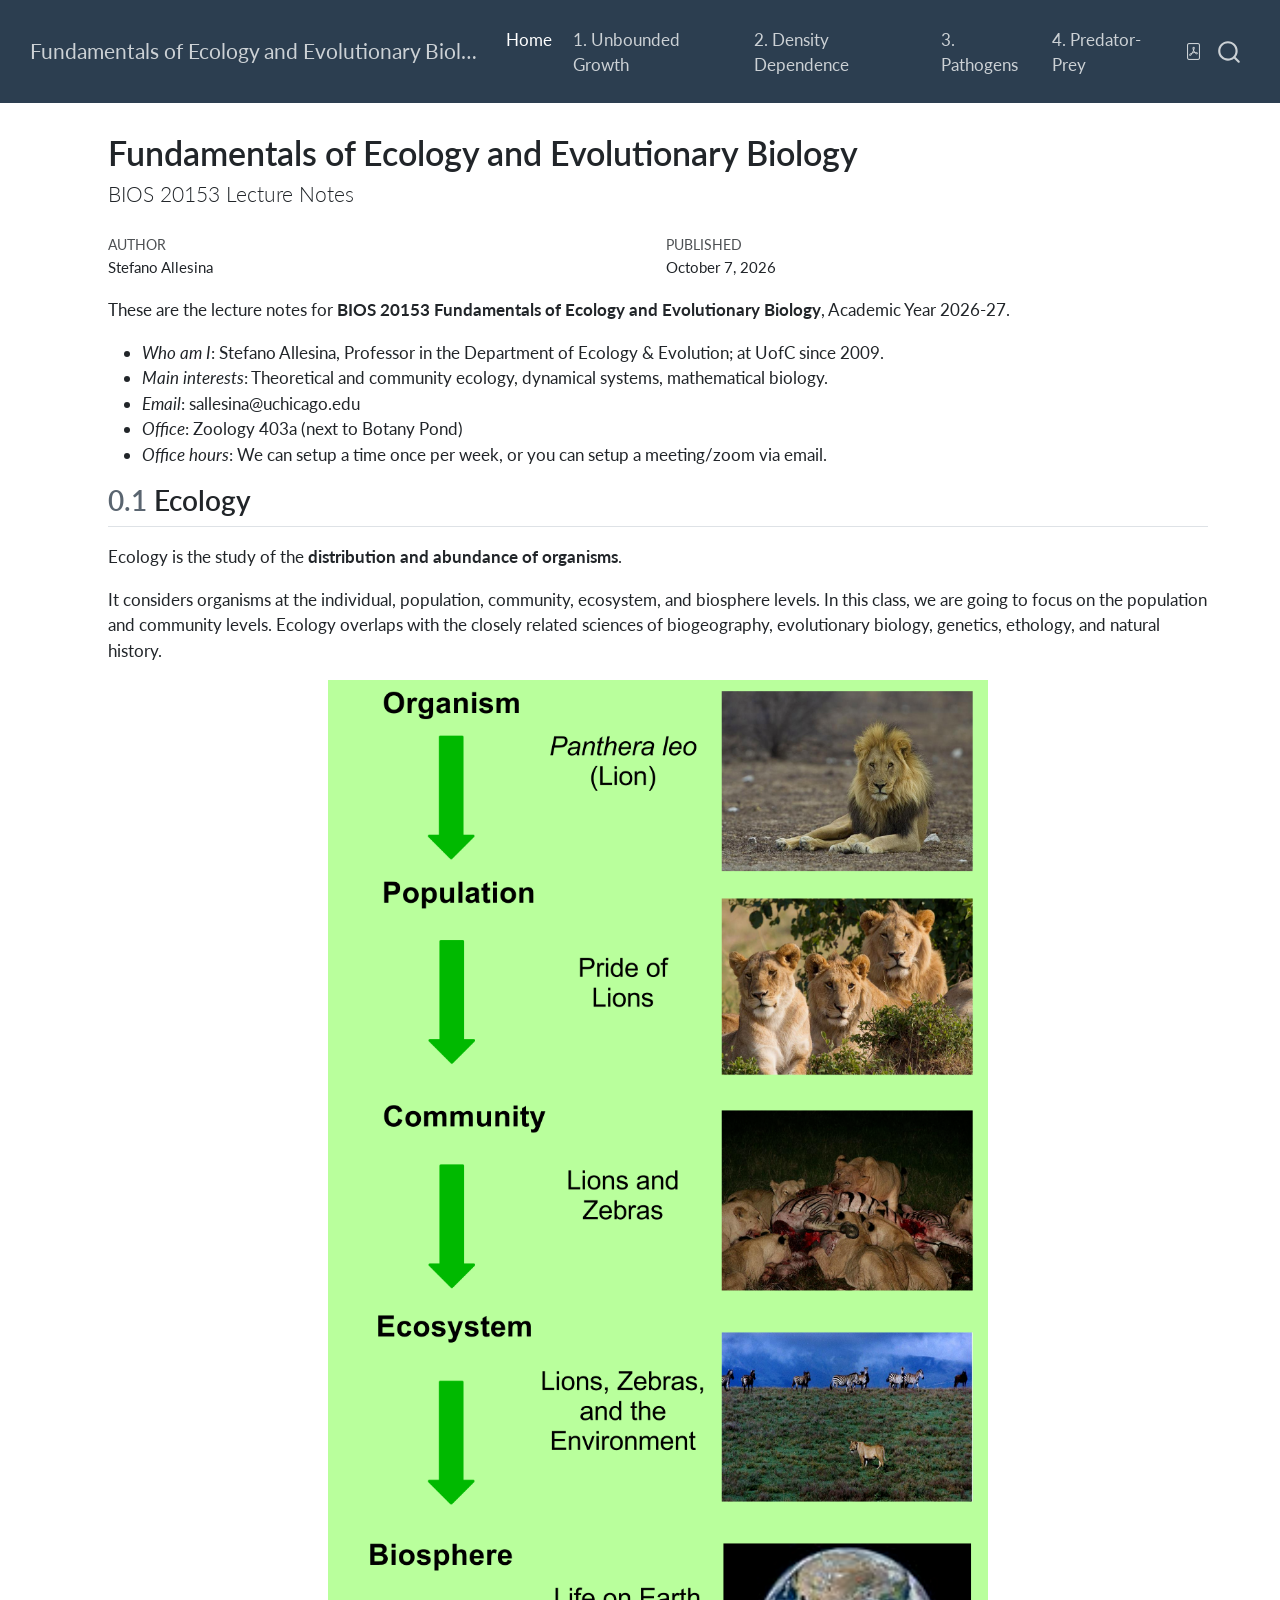
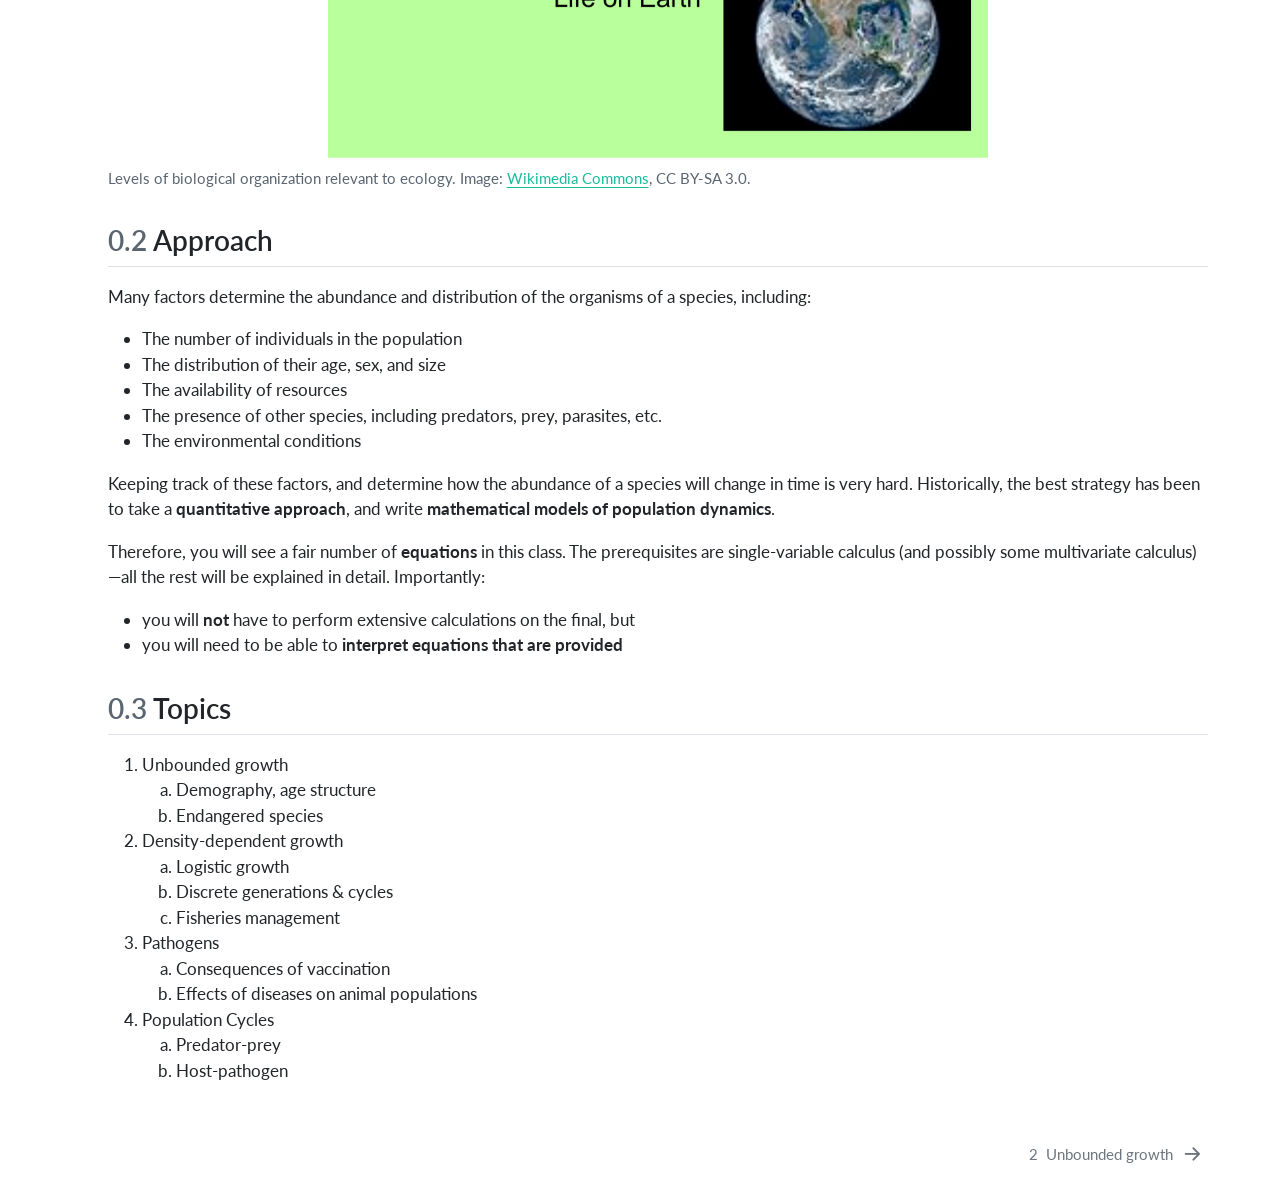
<file: index.html>
<!DOCTYPE html>
<html xmlns="http://www.w3.org/1999/xhtml" lang="en" xml:lang="en"><head>

<meta charset="utf-8">
<meta name="generator" content="quarto-1.6.40">

<meta name="viewport" content="width=device-width, initial-scale=1.0, user-scalable=yes">

<meta name="author" content="Stefano Allesina">
<meta name="dcterms.date" content="2026-10-07">

<title>Fundamentals of Ecology and Evolutionary Biology</title>
<style>
code{white-space: pre-wrap;}
span.smallcaps{font-variant: small-caps;}
div.columns{display: flex; gap: min(4vw, 1.5em);}
div.column{flex: auto; overflow-x: auto;}
div.hanging-indent{margin-left: 1.5em; text-indent: -1.5em;}
ul.task-list{list-style: none;}
ul.task-list li input[type="checkbox"] {
  width: 0.8em;
  margin: 0 0.8em 0.2em -1em; /* quarto-specific, see https://github.com/quarto-dev/quarto-cli/issues/4556 */ 
  vertical-align: middle;
}
</style>


<script src="site_libs/quarto-nav/quarto-nav.js"></script>
<script src="site_libs/quarto-nav/headroom.min.js"></script>
<script src="site_libs/clipboard/clipboard.min.js"></script>
<script src="site_libs/quarto-search/autocomplete.umd.js"></script>
<script src="site_libs/quarto-search/fuse.min.js"></script>
<script src="site_libs/quarto-search/quarto-search.js"></script>
<meta name="quarto:offset" content="./">
<link href="./01-unbounded.html" rel="next">
<script src="site_libs/quarto-html/quarto.js"></script>
<script src="site_libs/quarto-html/popper.min.js"></script>
<script src="site_libs/quarto-html/tippy.umd.min.js"></script>
<script src="site_libs/quarto-html/anchor.min.js"></script>
<link href="site_libs/quarto-html/tippy.css" rel="stylesheet">
<link href="site_libs/quarto-html/quarto-syntax-highlighting-549806ee2085284f45b00abea8c6df48.css" rel="stylesheet" id="quarto-text-highlighting-styles">
<script src="site_libs/bootstrap/bootstrap.min.js"></script>
<link href="site_libs/bootstrap/bootstrap-icons.css" rel="stylesheet">
<link href="site_libs/bootstrap/bootstrap-60dacc932ab7c3b26ca801406fb2925b.min.css" rel="stylesheet" append-hash="true" id="quarto-bootstrap" data-mode="light">
<script id="quarto-search-options" type="application/json">{
  "location": "navbar",
  "copy-button": false,
  "collapse-after": 3,
  "panel-placement": "end",
  "type": "overlay",
  "limit": 50,
  "keyboard-shortcut": [
    "f",
    "/",
    "s"
  ],
  "show-item-context": false,
  "language": {
    "search-no-results-text": "No results",
    "search-matching-documents-text": "matching documents",
    "search-copy-link-title": "Copy link to search",
    "search-hide-matches-text": "Hide additional matches",
    "search-more-match-text": "more match in this document",
    "search-more-matches-text": "more matches in this document",
    "search-clear-button-title": "Clear",
    "search-text-placeholder": "",
    "search-detached-cancel-button-title": "Cancel",
    "search-submit-button-title": "Submit",
    "search-label": "Search"
  }
}</script>


</head>

<body class="nav-sidebar floating nav-fixed fullcontent">

<div id="quarto-search-results"></div>
  <header id="quarto-header" class="headroom fixed-top">
    <nav class="navbar navbar-expand-lg " data-bs-theme="dark">
      <div class="navbar-container container-fluid">
      <div class="navbar-brand-container mx-auto">
    <a class="navbar-brand" href="./index.html">
    <span class="navbar-title">Fundamentals of Ecology and Evolutionary Biology</span>
    </a>
  </div>
            <div id="quarto-search" class="" title="Search"></div>
          <button class="navbar-toggler" type="button" data-bs-toggle="collapse" data-bs-target="#navbarCollapse" aria-controls="navbarCollapse" role="menu" aria-expanded="false" aria-label="Toggle navigation" onclick="if (window.quartoToggleHeadroom) { window.quartoToggleHeadroom(); }">
  <span class="navbar-toggler-icon"></span>
</button>
          <div class="collapse navbar-collapse" id="navbarCollapse">
            <ul class="navbar-nav navbar-nav-scroll me-auto">
  <li class="nav-item">
    <a class="nav-link active" href="./index.html" aria-current="page"> 
<span class="menu-text">Home</span></a>
  </li>  
  <li class="nav-item">
    <a class="nav-link" href="./01-unbounded.html"> 
<span class="menu-text">1. Unbounded Growth</span></a>
  </li>  
  <li class="nav-item">
    <a class="nav-link" href="./02-density_dependence.html"> 
<span class="menu-text">2. Density Dependence</span></a>
  </li>  
  <li class="nav-item">
    <a class="nav-link" href="./03-pathogens.html"> 
<span class="menu-text">3. Pathogens</span></a>
  </li>  
  <li class="nav-item">
    <a class="nav-link" href="./04-predator_prey.html"> 
<span class="menu-text">4. Predator-Prey</span></a>
  </li>  
</ul>
          </div> <!-- /navcollapse -->
            <div class="quarto-navbar-tools">
    <a href="./Fundamentals-of-Ecology-and-Evolutionary-Biology.pdf" title="Download PDF" class="quarto-navigation-tool px-1" aria-label="Download PDF"><i class="bi bi-file-pdf"></i></a>
</div>
      </div> <!-- /container-fluid -->
    </nav>
  <nav class="quarto-secondary-nav">
    <div class="container-fluid d-flex">
      <button type="button" class="quarto-btn-toggle btn" data-bs-toggle="collapse" role="button" data-bs-target=".quarto-sidebar-collapse-item" aria-controls="quarto-sidebar" aria-expanded="false" aria-label="Toggle sidebar navigation" onclick="if (window.quartoToggleHeadroom) { window.quartoToggleHeadroom(); }">
        <i class="bi bi-layout-text-sidebar-reverse"></i>
      </button>
        <nav class="quarto-page-breadcrumbs" aria-label="breadcrumb"><ol class="breadcrumb"><li class="breadcrumb-item"><a href="./index.html"><span class="chapter-number">1</span>&nbsp; <span class="chapter-title">Introduction</span></a></li></ol></nav>
        <a class="flex-grow-1" role="navigation" data-bs-toggle="collapse" data-bs-target=".quarto-sidebar-collapse-item" aria-controls="quarto-sidebar" aria-expanded="false" aria-label="Toggle sidebar navigation" onclick="if (window.quartoToggleHeadroom) { window.quartoToggleHeadroom(); }">      
        </a>
    </div>
  </nav>
</header>
<!-- content -->
<div id="quarto-content" class="quarto-container page-columns page-rows-contents page-layout-article page-navbar">
<!-- sidebar -->
  <nav id="quarto-sidebar" class="sidebar collapse collapse-horizontal quarto-sidebar-collapse-item sidebar-navigation floating overflow-auto">
    <div class="sidebar-menu-container"> 
    <ul class="list-unstyled mt-1">
        <li class="sidebar-item">
  <div class="sidebar-item-container"> 
  <a href="./index.html" class="sidebar-item-text sidebar-link active">
 <span class="menu-text"><span class="chapter-number">1</span>&nbsp; <span class="chapter-title">Introduction</span></span></a>
  </div>
</li>
        <li class="sidebar-item">
  <div class="sidebar-item-container"> 
  <a href="./01-unbounded.html" class="sidebar-item-text sidebar-link">
 <span class="menu-text"><span class="chapter-number">2</span>&nbsp; <span class="chapter-title">Unbounded growth</span></span></a>
  </div>
</li>
        <li class="sidebar-item">
  <div class="sidebar-item-container"> 
  <a href="./02-density_dependence.html" class="sidebar-item-text sidebar-link">
 <span class="menu-text"><span class="chapter-number">3</span>&nbsp; <span class="chapter-title">Density dependence</span></span></a>
  </div>
</li>
        <li class="sidebar-item">
  <div class="sidebar-item-container"> 
  <a href="./03-pathogens.html" class="sidebar-item-text sidebar-link">
 <span class="menu-text"><span class="chapter-number">4</span>&nbsp; <span class="chapter-title">Pathogens</span></span></a>
  </div>
</li>
        <li class="sidebar-item">
  <div class="sidebar-item-container"> 
  <a href="./04-predator_prey.html" class="sidebar-item-text sidebar-link">
 <span class="menu-text"><span class="chapter-number">5</span>&nbsp; <span class="chapter-title">Predator-prey dynamics</span></span></a>
  </div>
</li>
    </ul>
    </div>
</nav>
<div id="quarto-sidebar-glass" class="quarto-sidebar-collapse-item" data-bs-toggle="collapse" data-bs-target=".quarto-sidebar-collapse-item"></div>
<!-- margin-sidebar -->
    
<!-- main -->
<main class="content" id="quarto-document-content">

<header id="title-block-header" class="quarto-title-block default">
<div class="quarto-title">
<h1 class="title">Fundamentals of Ecology and Evolutionary Biology</h1>
<p class="subtitle lead">BIOS 20153 Lecture Notes</p>
</div>



<div class="quarto-title-meta">

    <div>
    <div class="quarto-title-meta-heading">Author</div>
    <div class="quarto-title-meta-contents">
             <p>Stefano Allesina </p>
          </div>
  </div>
    
    <div>
    <div class="quarto-title-meta-heading">Published</div>
    <div class="quarto-title-meta-contents">
      <p class="date">October 7, 2026</p>
    </div>
  </div>
  
    
  </div>
  


</header>


<p>These are the lecture notes for <strong>BIOS 20153 Fundamentals of Ecology and Evolutionary Biology</strong>, Academic Year 2026-27.</p>
<ul>
<li><em>Who am I</em>: Stefano Allesina, Professor in the Department of Ecology &amp; Evolution; at UofC since 2009.</li>
<li><em>Main interests</em>: Theoretical and community ecology, dynamical systems, mathematical biology.</li>
<li><em>Email</em>: sallesina@uchicago.edu</li>
<li><em>Office</em>: Zoology 403a (next to Botany Pond)</li>
<li><em>Office hours</em>: We can setup a time once per week, or you can setup a meeting/zoom via email.</li>
</ul>
<section id="ecology" class="level2" data-number="0.1">
<h2 data-number="0.1" class="anchored" data-anchor-id="ecology"><span class="header-section-number">0.1</span> Ecology</h2>
<p>Ecology is the study of the <strong>distribution and abundance of organisms</strong>.</p>
<p>It considers organisms at the individual, population, community, ecosystem, and biosphere levels. In this class, we are going to focus on the population and community levels. Ecology overlaps with the closely related sciences of biogeography, evolutionary biology, genetics, ethology, and natural history.</p>
<div class="quarto-figure quarto-figure-center">
<figure class="figure">
<p><img src="images/levels_of_organization.png" class="img-fluid figure-img" style="width:60.0%"></p>
<figcaption>Levels of biological organization relevant to ecology. Image: <a href="https://commons.wikimedia.org/wiki/File:Levels_of_Organization.svg">Wikimedia Commons</a>, CC BY-SA 3.0.</figcaption>
</figure>
</div>
</section>
<section id="approach" class="level2" data-number="0.2">
<h2 data-number="0.2" class="anchored" data-anchor-id="approach"><span class="header-section-number">0.2</span> Approach</h2>
<p>Many factors determine the abundance and distribution of the organisms of a species, including:</p>
<ul>
<li>The number of individuals in the population</li>
<li>The distribution of their age, sex, and size</li>
<li>The availability of resources</li>
<li>The presence of other species, including predators, prey, parasites, etc.</li>
<li>The environmental conditions</li>
</ul>
<p>Keeping track of these factors, and determine how the abundance of a species will change in time is very hard. Historically, the best strategy has been to take a <strong>quantitative approach</strong>, and write <strong>mathematical models of population dynamics</strong>.</p>
<p>Therefore, you will see a fair number of <strong>equations</strong> in this class. The prerequisites are single-variable calculus (and possibly some multivariate calculus)—all the rest will be explained in detail. Importantly:</p>
<ul>
<li>you will <strong>not</strong> have to perform extensive calculations on the final, but</li>
<li>you will need to be able to <strong>interpret equations that are provided</strong></li>
</ul>
</section>
<section id="topics" class="level2" data-number="0.3">
<h2 data-number="0.3" class="anchored" data-anchor-id="topics"><span class="header-section-number">0.3</span> Topics</h2>
<ol type="1">
<li>Unbounded growth
<ol type="a">
<li>Demography, age structure</li>
<li>Endangered species</li>
</ol></li>
<li>Density-dependent growth
<ol type="a">
<li>Logistic growth</li>
<li>Discrete generations &amp; cycles</li>
<li>Fisheries management</li>
</ol></li>
<li>Pathogens
<ol type="a">
<li>Consequences of vaccination</li>
<li>Effects of diseases on animal populations</li>
</ol></li>
<li>Population Cycles
<ol type="a">
<li>Predator-prey</li>
<li>Host-pathogen</li>
</ol></li>
</ol>


</section>

</main> <!-- /main -->
<script id="quarto-html-after-body" type="application/javascript">
window.document.addEventListener("DOMContentLoaded", function (event) {
  const toggleBodyColorMode = (bsSheetEl) => {
    const mode = bsSheetEl.getAttribute("data-mode");
    const bodyEl = window.document.querySelector("body");
    if (mode === "dark") {
      bodyEl.classList.add("quarto-dark");
      bodyEl.classList.remove("quarto-light");
    } else {
      bodyEl.classList.add("quarto-light");
      bodyEl.classList.remove("quarto-dark");
    }
  }
  const toggleBodyColorPrimary = () => {
    const bsSheetEl = window.document.querySelector("link#quarto-bootstrap");
    if (bsSheetEl) {
      toggleBodyColorMode(bsSheetEl);
    }
  }
  toggleBodyColorPrimary();  
  const icon = "";
  const anchorJS = new window.AnchorJS();
  anchorJS.options = {
    placement: 'right',
    icon: icon
  };
  anchorJS.add('.anchored');
  const isCodeAnnotation = (el) => {
    for (const clz of el.classList) {
      if (clz.startsWith('code-annotation-')) {                     
        return true;
      }
    }
    return false;
  }
  const onCopySuccess = function(e) {
    // button target
    const button = e.trigger;
    // don't keep focus
    button.blur();
    // flash "checked"
    button.classList.add('code-copy-button-checked');
    var currentTitle = button.getAttribute("title");
    button.setAttribute("title", "Copied!");
    let tooltip;
    if (window.bootstrap) {
      button.setAttribute("data-bs-toggle", "tooltip");
      button.setAttribute("data-bs-placement", "left");
      button.setAttribute("data-bs-title", "Copied!");
      tooltip = new bootstrap.Tooltip(button, 
        { trigger: "manual", 
          customClass: "code-copy-button-tooltip",
          offset: [0, -8]});
      tooltip.show();    
    }
    setTimeout(function() {
      if (tooltip) {
        tooltip.hide();
        button.removeAttribute("data-bs-title");
        button.removeAttribute("data-bs-toggle");
        button.removeAttribute("data-bs-placement");
      }
      button.setAttribute("title", currentTitle);
      button.classList.remove('code-copy-button-checked');
    }, 1000);
    // clear code selection
    e.clearSelection();
  }
  const getTextToCopy = function(trigger) {
      const codeEl = trigger.previousElementSibling.cloneNode(true);
      for (const childEl of codeEl.children) {
        if (isCodeAnnotation(childEl)) {
          childEl.remove();
        }
      }
      return codeEl.innerText;
  }
  const clipboard = new window.ClipboardJS('.code-copy-button:not([data-in-quarto-modal])', {
    text: getTextToCopy
  });
  clipboard.on('success', onCopySuccess);
  if (window.document.getElementById('quarto-embedded-source-code-modal')) {
    const clipboardModal = new window.ClipboardJS('.code-copy-button[data-in-quarto-modal]', {
      text: getTextToCopy,
      container: window.document.getElementById('quarto-embedded-source-code-modal')
    });
    clipboardModal.on('success', onCopySuccess);
  }
    var localhostRegex = new RegExp(/^(?:http|https):\/\/localhost\:?[0-9]*\//);
    var mailtoRegex = new RegExp(/^mailto:/);
      var filterRegex = new RegExp('/' + window.location.host + '/');
    var isInternal = (href) => {
        return filterRegex.test(href) || localhostRegex.test(href) || mailtoRegex.test(href);
    }
    // Inspect non-navigation links and adorn them if external
 	var links = window.document.querySelectorAll('a[href]:not(.nav-link):not(.navbar-brand):not(.toc-action):not(.sidebar-link):not(.sidebar-item-toggle):not(.pagination-link):not(.no-external):not([aria-hidden]):not(.dropdown-item):not(.quarto-navigation-tool):not(.about-link)');
    for (var i=0; i<links.length; i++) {
      const link = links[i];
      if (!isInternal(link.href)) {
        // undo the damage that might have been done by quarto-nav.js in the case of
        // links that we want to consider external
        if (link.dataset.originalHref !== undefined) {
          link.href = link.dataset.originalHref;
        }
      }
    }
  function tippyHover(el, contentFn, onTriggerFn, onUntriggerFn) {
    const config = {
      allowHTML: true,
      maxWidth: 500,
      delay: 100,
      arrow: false,
      appendTo: function(el) {
          return el.parentElement;
      },
      interactive: true,
      interactiveBorder: 10,
      theme: 'quarto',
      placement: 'bottom-start',
    };
    if (contentFn) {
      config.content = contentFn;
    }
    if (onTriggerFn) {
      config.onTrigger = onTriggerFn;
    }
    if (onUntriggerFn) {
      config.onUntrigger = onUntriggerFn;
    }
    window.tippy(el, config); 
  }
  const noterefs = window.document.querySelectorAll('a[role="doc-noteref"]');
  for (var i=0; i<noterefs.length; i++) {
    const ref = noterefs[i];
    tippyHover(ref, function() {
      // use id or data attribute instead here
      let href = ref.getAttribute('data-footnote-href') || ref.getAttribute('href');
      try { href = new URL(href).hash; } catch {}
      const id = href.replace(/^#\/?/, "");
      const note = window.document.getElementById(id);
      if (note) {
        return note.innerHTML;
      } else {
        return "";
      }
    });
  }
  const xrefs = window.document.querySelectorAll('a.quarto-xref');
  const processXRef = (id, note) => {
    // Strip column container classes
    const stripColumnClz = (el) => {
      el.classList.remove("page-full", "page-columns");
      if (el.children) {
        for (const child of el.children) {
          stripColumnClz(child);
        }
      }
    }
    stripColumnClz(note)
    if (id === null || id.startsWith('sec-')) {
      // Special case sections, only their first couple elements
      const container = document.createElement("div");
      if (note.children && note.children.length > 2) {
        container.appendChild(note.children[0].cloneNode(true));
        for (let i = 1; i < note.children.length; i++) {
          const child = note.children[i];
          if (child.tagName === "P" && child.innerText === "") {
            continue;
          } else {
            container.appendChild(child.cloneNode(true));
            break;
          }
        }
        if (window.Quarto?.typesetMath) {
          window.Quarto.typesetMath(container);
        }
        return container.innerHTML
      } else {
        if (window.Quarto?.typesetMath) {
          window.Quarto.typesetMath(note);
        }
        return note.innerHTML;
      }
    } else {
      // Remove any anchor links if they are present
      const anchorLink = note.querySelector('a.anchorjs-link');
      if (anchorLink) {
        anchorLink.remove();
      }
      if (window.Quarto?.typesetMath) {
        window.Quarto.typesetMath(note);
      }
      if (note.classList.contains("callout")) {
        return note.outerHTML;
      } else {
        return note.innerHTML;
      }
    }
  }
  for (var i=0; i<xrefs.length; i++) {
    const xref = xrefs[i];
    tippyHover(xref, undefined, function(instance) {
      instance.disable();
      let url = xref.getAttribute('href');
      let hash = undefined; 
      if (url.startsWith('#')) {
        hash = url;
      } else {
        try { hash = new URL(url).hash; } catch {}
      }
      if (hash) {
        const id = hash.replace(/^#\/?/, "");
        const note = window.document.getElementById(id);
        if (note !== null) {
          try {
            const html = processXRef(id, note.cloneNode(true));
            instance.setContent(html);
          } finally {
            instance.enable();
            instance.show();
          }
        } else {
          // See if we can fetch this
          fetch(url.split('#')[0])
          .then(res => res.text())
          .then(html => {
            const parser = new DOMParser();
            const htmlDoc = parser.parseFromString(html, "text/html");
            const note = htmlDoc.getElementById(id);
            if (note !== null) {
              const html = processXRef(id, note);
              instance.setContent(html);
            } 
          }).finally(() => {
            instance.enable();
            instance.show();
          });
        }
      } else {
        // See if we can fetch a full url (with no hash to target)
        // This is a special case and we should probably do some content thinning / targeting
        fetch(url)
        .then(res => res.text())
        .then(html => {
          const parser = new DOMParser();
          const htmlDoc = parser.parseFromString(html, "text/html");
          const note = htmlDoc.querySelector('main.content');
          if (note !== null) {
            // This should only happen for chapter cross references
            // (since there is no id in the URL)
            // remove the first header
            if (note.children.length > 0 && note.children[0].tagName === "HEADER") {
              note.children[0].remove();
            }
            const html = processXRef(null, note);
            instance.setContent(html);
          } 
        }).finally(() => {
          instance.enable();
          instance.show();
        });
      }
    }, function(instance) {
    });
  }
      let selectedAnnoteEl;
      const selectorForAnnotation = ( cell, annotation) => {
        let cellAttr = 'data-code-cell="' + cell + '"';
        let lineAttr = 'data-code-annotation="' +  annotation + '"';
        const selector = 'span[' + cellAttr + '][' + lineAttr + ']';
        return selector;
      }
      const selectCodeLines = (annoteEl) => {
        const doc = window.document;
        const targetCell = annoteEl.getAttribute("data-target-cell");
        const targetAnnotation = annoteEl.getAttribute("data-target-annotation");
        const annoteSpan = window.document.querySelector(selectorForAnnotation(targetCell, targetAnnotation));
        const lines = annoteSpan.getAttribute("data-code-lines").split(",");
        const lineIds = lines.map((line) => {
          return targetCell + "-" + line;
        })
        let top = null;
        let height = null;
        let parent = null;
        if (lineIds.length > 0) {
            //compute the position of the single el (top and bottom and make a div)
            const el = window.document.getElementById(lineIds[0]);
            top = el.offsetTop;
            height = el.offsetHeight;
            parent = el.parentElement.parentElement;
          if (lineIds.length > 1) {
            const lastEl = window.document.getElementById(lineIds[lineIds.length - 1]);
            const bottom = lastEl.offsetTop + lastEl.offsetHeight;
            height = bottom - top;
          }
          if (top !== null && height !== null && parent !== null) {
            // cook up a div (if necessary) and position it 
            let div = window.document.getElementById("code-annotation-line-highlight");
            if (div === null) {
              div = window.document.createElement("div");
              div.setAttribute("id", "code-annotation-line-highlight");
              div.style.position = 'absolute';
              parent.appendChild(div);
            }
            div.style.top = top - 2 + "px";
            div.style.height = height + 4 + "px";
            div.style.left = 0;
            let gutterDiv = window.document.getElementById("code-annotation-line-highlight-gutter");
            if (gutterDiv === null) {
              gutterDiv = window.document.createElement("div");
              gutterDiv.setAttribute("id", "code-annotation-line-highlight-gutter");
              gutterDiv.style.position = 'absolute';
              const codeCell = window.document.getElementById(targetCell);
              const gutter = codeCell.querySelector('.code-annotation-gutter');
              gutter.appendChild(gutterDiv);
            }
            gutterDiv.style.top = top - 2 + "px";
            gutterDiv.style.height = height + 4 + "px";
          }
          selectedAnnoteEl = annoteEl;
        }
      };
      const unselectCodeLines = () => {
        const elementsIds = ["code-annotation-line-highlight", "code-annotation-line-highlight-gutter"];
        elementsIds.forEach((elId) => {
          const div = window.document.getElementById(elId);
          if (div) {
            div.remove();
          }
        });
        selectedAnnoteEl = undefined;
      };
        // Handle positioning of the toggle
    window.addEventListener(
      "resize",
      throttle(() => {
        elRect = undefined;
        if (selectedAnnoteEl) {
          selectCodeLines(selectedAnnoteEl);
        }
      }, 10)
    );
    function throttle(fn, ms) {
    let throttle = false;
    let timer;
      return (...args) => {
        if(!throttle) { // first call gets through
            fn.apply(this, args);
            throttle = true;
        } else { // all the others get throttled
            if(timer) clearTimeout(timer); // cancel #2
            timer = setTimeout(() => {
              fn.apply(this, args);
              timer = throttle = false;
            }, ms);
        }
      };
    }
      // Attach click handler to the DT
      const annoteDls = window.document.querySelectorAll('dt[data-target-cell]');
      for (const annoteDlNode of annoteDls) {
        annoteDlNode.addEventListener('click', (event) => {
          const clickedEl = event.target;
          if (clickedEl !== selectedAnnoteEl) {
            unselectCodeLines();
            const activeEl = window.document.querySelector('dt[data-target-cell].code-annotation-active');
            if (activeEl) {
              activeEl.classList.remove('code-annotation-active');
            }
            selectCodeLines(clickedEl);
            clickedEl.classList.add('code-annotation-active');
          } else {
            // Unselect the line
            unselectCodeLines();
            clickedEl.classList.remove('code-annotation-active');
          }
        });
      }
  const findCites = (el) => {
    const parentEl = el.parentElement;
    if (parentEl) {
      const cites = parentEl.dataset.cites;
      if (cites) {
        return {
          el,
          cites: cites.split(' ')
        };
      } else {
        return findCites(el.parentElement)
      }
    } else {
      return undefined;
    }
  };
  var bibliorefs = window.document.querySelectorAll('a[role="doc-biblioref"]');
  for (var i=0; i<bibliorefs.length; i++) {
    const ref = bibliorefs[i];
    const citeInfo = findCites(ref);
    if (citeInfo) {
      tippyHover(citeInfo.el, function() {
        var popup = window.document.createElement('div');
        citeInfo.cites.forEach(function(cite) {
          var citeDiv = window.document.createElement('div');
          citeDiv.classList.add('hanging-indent');
          citeDiv.classList.add('csl-entry');
          var biblioDiv = window.document.getElementById('ref-' + cite);
          if (biblioDiv) {
            citeDiv.innerHTML = biblioDiv.innerHTML;
          }
          popup.appendChild(citeDiv);
        });
        return popup.innerHTML;
      });
    }
  }
});
</script>
<nav class="page-navigation">
  <div class="nav-page nav-page-previous">
  </div>
  <div class="nav-page nav-page-next">
      <a href="./01-unbounded.html" class="pagination-link" aria-label="Unbounded growth">
        <span class="nav-page-text"><span class="chapter-number">2</span>&nbsp; <span class="chapter-title">Unbounded growth</span></span> <i class="bi bi-arrow-right-short"></i>
      </a>
  </div>
</nav>
</div> <!-- /content -->




</body></html>
</file>
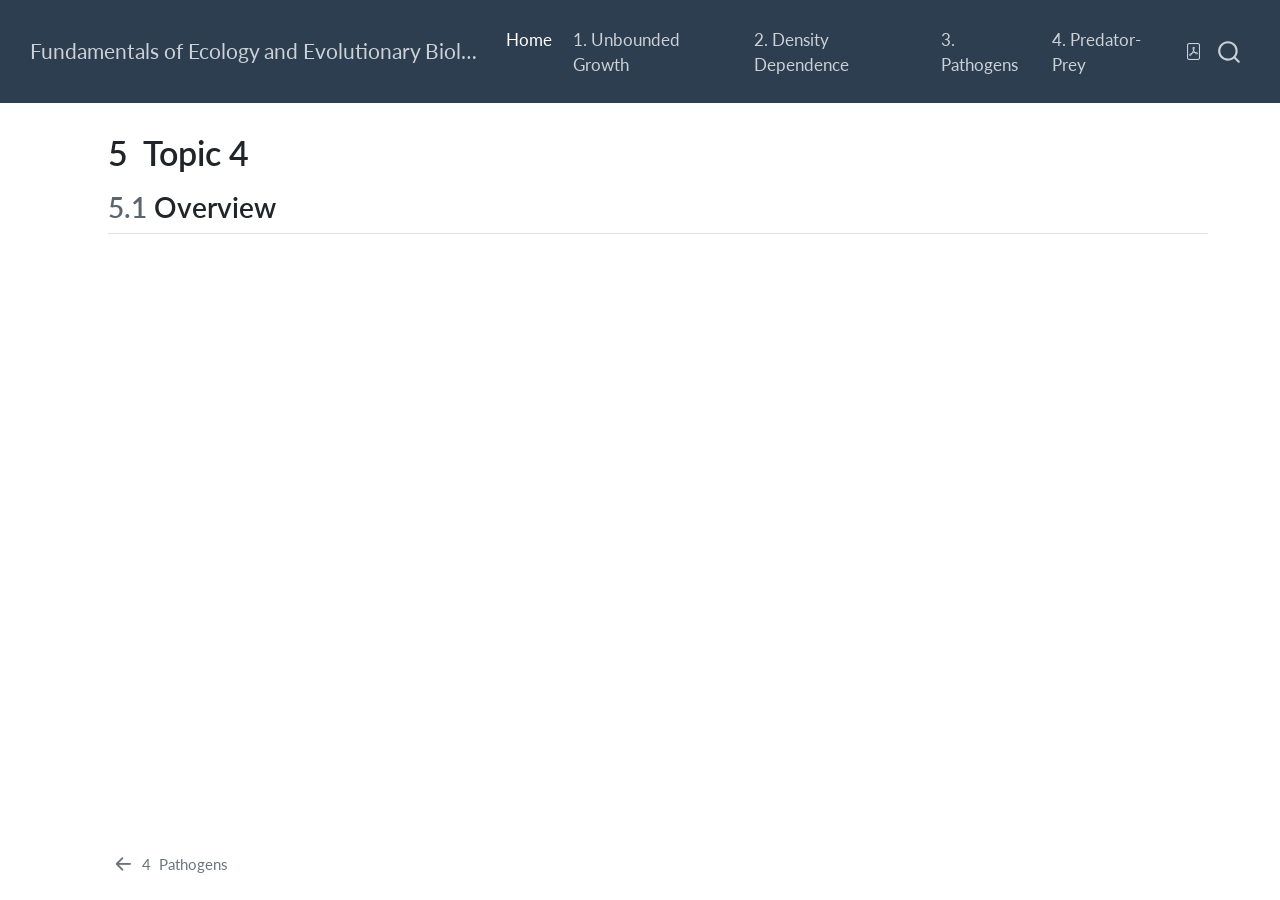
<file: 04-predator_prey.html>
<!DOCTYPE html>
<html xmlns="http://www.w3.org/1999/xhtml" lang="en" xml:lang="en"><head>

<meta charset="utf-8">
<meta name="generator" content="quarto-1.6.40">

<meta name="viewport" content="width=device-width, initial-scale=1.0, user-scalable=yes">


<title>5&nbsp; Topic 4 – Fundamentals of Ecology and Evolutionary Biology</title>
<style>
code{white-space: pre-wrap;}
span.smallcaps{font-variant: small-caps;}
div.columns{display: flex; gap: min(4vw, 1.5em);}
div.column{flex: auto; overflow-x: auto;}
div.hanging-indent{margin-left: 1.5em; text-indent: -1.5em;}
ul.task-list{list-style: none;}
ul.task-list li input[type="checkbox"] {
  width: 0.8em;
  margin: 0 0.8em 0.2em -1em; /* quarto-specific, see https://github.com/quarto-dev/quarto-cli/issues/4556 */ 
  vertical-align: middle;
}
</style>


<script src="site_libs/quarto-nav/quarto-nav.js"></script>
<script src="site_libs/quarto-nav/headroom.min.js"></script>
<script src="site_libs/clipboard/clipboard.min.js"></script>
<script src="site_libs/quarto-search/autocomplete.umd.js"></script>
<script src="site_libs/quarto-search/fuse.min.js"></script>
<script src="site_libs/quarto-search/quarto-search.js"></script>
<meta name="quarto:offset" content="./">
<link href="./03-pathogens.html" rel="prev">
<script src="site_libs/quarto-html/quarto.js"></script>
<script src="site_libs/quarto-html/popper.min.js"></script>
<script src="site_libs/quarto-html/tippy.umd.min.js"></script>
<script src="site_libs/quarto-html/anchor.min.js"></script>
<link href="site_libs/quarto-html/tippy.css" rel="stylesheet">
<link href="site_libs/quarto-html/quarto-syntax-highlighting-549806ee2085284f45b00abea8c6df48.css" rel="stylesheet" id="quarto-text-highlighting-styles">
<script src="site_libs/bootstrap/bootstrap.min.js"></script>
<link href="site_libs/bootstrap/bootstrap-icons.css" rel="stylesheet">
<link href="site_libs/bootstrap/bootstrap-60dacc932ab7c3b26ca801406fb2925b.min.css" rel="stylesheet" append-hash="true" id="quarto-bootstrap" data-mode="light">
<script id="quarto-search-options" type="application/json">{
  "location": "navbar",
  "copy-button": false,
  "collapse-after": 3,
  "panel-placement": "end",
  "type": "overlay",
  "limit": 50,
  "keyboard-shortcut": [
    "f",
    "/",
    "s"
  ],
  "show-item-context": false,
  "language": {
    "search-no-results-text": "No results",
    "search-matching-documents-text": "matching documents",
    "search-copy-link-title": "Copy link to search",
    "search-hide-matches-text": "Hide additional matches",
    "search-more-match-text": "more match in this document",
    "search-more-matches-text": "more matches in this document",
    "search-clear-button-title": "Clear",
    "search-text-placeholder": "",
    "search-detached-cancel-button-title": "Cancel",
    "search-submit-button-title": "Submit",
    "search-label": "Search"
  }
}</script>


</head>

<body class="nav-sidebar floating nav-fixed fullcontent">

<div id="quarto-search-results"></div>
  <header id="quarto-header" class="headroom fixed-top">
    <nav class="navbar navbar-expand-lg " data-bs-theme="dark">
      <div class="navbar-container container-fluid">
      <div class="navbar-brand-container mx-auto">
    <a class="navbar-brand" href="./index.html">
    <span class="navbar-title">Fundamentals of Ecology and Evolutionary Biology</span>
    </a>
  </div>
            <div id="quarto-search" class="" title="Search"></div>
          <button class="navbar-toggler" type="button" data-bs-toggle="collapse" data-bs-target="#navbarCollapse" aria-controls="navbarCollapse" role="menu" aria-expanded="false" aria-label="Toggle navigation" onclick="if (window.quartoToggleHeadroom) { window.quartoToggleHeadroom(); }">
  <span class="navbar-toggler-icon"></span>
</button>
          <div class="collapse navbar-collapse" id="navbarCollapse">
            <ul class="navbar-nav navbar-nav-scroll me-auto">
  <li class="nav-item">
    <a class="nav-link active" href="./index.html" aria-current="page"> 
<span class="menu-text">Home</span></a>
  </li>  
  <li class="nav-item">
    <a class="nav-link" href="./01-unbounded.html"> 
<span class="menu-text">1. Unbounded Growth</span></a>
  </li>  
  <li class="nav-item">
    <a class="nav-link" href="./02-density_dependence.html"> 
<span class="menu-text">2. Density Dependence</span></a>
  </li>  
  <li class="nav-item">
    <a class="nav-link" href="./03-pathogens.html"> 
<span class="menu-text">3. Pathogens</span></a>
  </li>  
  <li class="nav-item">
    <a class="nav-link" href="./04-predator_prey.html"> 
<span class="menu-text">4. Predator-Prey</span></a>
  </li>  
</ul>
          </div> <!-- /navcollapse -->
            <div class="quarto-navbar-tools">
    <a href="./Fundamentals-of-Ecology-and-Evolutionary-Biology.pdf" title="Download PDF" class="quarto-navigation-tool px-1" aria-label="Download PDF"><i class="bi bi-file-pdf"></i></a>
</div>
      </div> <!-- /container-fluid -->
    </nav>
  <nav class="quarto-secondary-nav">
    <div class="container-fluid d-flex">
      <button type="button" class="quarto-btn-toggle btn" data-bs-toggle="collapse" role="button" data-bs-target=".quarto-sidebar-collapse-item" aria-controls="quarto-sidebar" aria-expanded="false" aria-label="Toggle sidebar navigation" onclick="if (window.quartoToggleHeadroom) { window.quartoToggleHeadroom(); }">
        <i class="bi bi-layout-text-sidebar-reverse"></i>
      </button>
        <nav class="quarto-page-breadcrumbs" aria-label="breadcrumb"><ol class="breadcrumb"><li class="breadcrumb-item"><a href="./04-predator_prey.html"><span class="chapter-number">5</span>&nbsp; <span class="chapter-title">Predator-prey dynamics</span></a></li></ol></nav>
        <a class="flex-grow-1" role="navigation" data-bs-toggle="collapse" data-bs-target=".quarto-sidebar-collapse-item" aria-controls="quarto-sidebar" aria-expanded="false" aria-label="Toggle sidebar navigation" onclick="if (window.quartoToggleHeadroom) { window.quartoToggleHeadroom(); }">      
        </a>
    </div>
  </nav>
</header>
<!-- content -->
<div id="quarto-content" class="quarto-container page-columns page-rows-contents page-layout-article page-navbar">
<!-- sidebar -->
  <nav id="quarto-sidebar" class="sidebar collapse collapse-horizontal quarto-sidebar-collapse-item sidebar-navigation floating overflow-auto">
    <div class="sidebar-menu-container"> 
    <ul class="list-unstyled mt-1">
        <li class="sidebar-item">
  <div class="sidebar-item-container"> 
  <a href="./index.html" class="sidebar-item-text sidebar-link">
 <span class="menu-text"><span class="chapter-number">1</span>&nbsp; <span class="chapter-title">Introduction</span></span></a>
  </div>
</li>
        <li class="sidebar-item">
  <div class="sidebar-item-container"> 
  <a href="./01-unbounded.html" class="sidebar-item-text sidebar-link">
 <span class="menu-text"><span class="chapter-number">2</span>&nbsp; <span class="chapter-title">Unbounded growth</span></span></a>
  </div>
</li>
        <li class="sidebar-item">
  <div class="sidebar-item-container"> 
  <a href="./02-density_dependence.html" class="sidebar-item-text sidebar-link">
 <span class="menu-text"><span class="chapter-number">3</span>&nbsp; <span class="chapter-title">Density dependence</span></span></a>
  </div>
</li>
        <li class="sidebar-item">
  <div class="sidebar-item-container"> 
  <a href="./03-pathogens.html" class="sidebar-item-text sidebar-link">
 <span class="menu-text"><span class="chapter-number">4</span>&nbsp; <span class="chapter-title">Pathogens</span></span></a>
  </div>
</li>
        <li class="sidebar-item">
  <div class="sidebar-item-container"> 
  <a href="./04-predator_prey.html" class="sidebar-item-text sidebar-link active">
 <span class="menu-text"><span class="chapter-number">5</span>&nbsp; <span class="chapter-title">Predator-prey dynamics</span></span></a>
  </div>
</li>
    </ul>
    </div>
</nav>
<div id="quarto-sidebar-glass" class="quarto-sidebar-collapse-item" data-bs-toggle="collapse" data-bs-target=".quarto-sidebar-collapse-item"></div>
<!-- margin-sidebar -->
    
<!-- main -->
<main class="content" id="quarto-document-content">

<header id="title-block-header" class="quarto-title-block default">
<div class="quarto-title">
<h1 class="title"><span class="chapter-number">5</span>&nbsp; <span class="chapter-title">Topic 4</span></h1>
</div>



<div class="quarto-title-meta">

    
  
    
  </div>
  


</header>


<section id="sec-topic4-overview" class="level2" data-number="5.1">
<h2 data-number="5.1" class="anchored" data-anchor-id="sec-topic4-overview"><span class="header-section-number">5.1</span> Overview</h2>
<!-- Chapter content goes here -->


</section>

</main> <!-- /main -->
<script id="quarto-html-after-body" type="application/javascript">
window.document.addEventListener("DOMContentLoaded", function (event) {
  const toggleBodyColorMode = (bsSheetEl) => {
    const mode = bsSheetEl.getAttribute("data-mode");
    const bodyEl = window.document.querySelector("body");
    if (mode === "dark") {
      bodyEl.classList.add("quarto-dark");
      bodyEl.classList.remove("quarto-light");
    } else {
      bodyEl.classList.add("quarto-light");
      bodyEl.classList.remove("quarto-dark");
    }
  }
  const toggleBodyColorPrimary = () => {
    const bsSheetEl = window.document.querySelector("link#quarto-bootstrap");
    if (bsSheetEl) {
      toggleBodyColorMode(bsSheetEl);
    }
  }
  toggleBodyColorPrimary();  
  const icon = "";
  const anchorJS = new window.AnchorJS();
  anchorJS.options = {
    placement: 'right',
    icon: icon
  };
  anchorJS.add('.anchored');
  const isCodeAnnotation = (el) => {
    for (const clz of el.classList) {
      if (clz.startsWith('code-annotation-')) {                     
        return true;
      }
    }
    return false;
  }
  const onCopySuccess = function(e) {
    // button target
    const button = e.trigger;
    // don't keep focus
    button.blur();
    // flash "checked"
    button.classList.add('code-copy-button-checked');
    var currentTitle = button.getAttribute("title");
    button.setAttribute("title", "Copied!");
    let tooltip;
    if (window.bootstrap) {
      button.setAttribute("data-bs-toggle", "tooltip");
      button.setAttribute("data-bs-placement", "left");
      button.setAttribute("data-bs-title", "Copied!");
      tooltip = new bootstrap.Tooltip(button, 
        { trigger: "manual", 
          customClass: "code-copy-button-tooltip",
          offset: [0, -8]});
      tooltip.show();    
    }
    setTimeout(function() {
      if (tooltip) {
        tooltip.hide();
        button.removeAttribute("data-bs-title");
        button.removeAttribute("data-bs-toggle");
        button.removeAttribute("data-bs-placement");
      }
      button.setAttribute("title", currentTitle);
      button.classList.remove('code-copy-button-checked');
    }, 1000);
    // clear code selection
    e.clearSelection();
  }
  const getTextToCopy = function(trigger) {
      const codeEl = trigger.previousElementSibling.cloneNode(true);
      for (const childEl of codeEl.children) {
        if (isCodeAnnotation(childEl)) {
          childEl.remove();
        }
      }
      return codeEl.innerText;
  }
  const clipboard = new window.ClipboardJS('.code-copy-button:not([data-in-quarto-modal])', {
    text: getTextToCopy
  });
  clipboard.on('success', onCopySuccess);
  if (window.document.getElementById('quarto-embedded-source-code-modal')) {
    const clipboardModal = new window.ClipboardJS('.code-copy-button[data-in-quarto-modal]', {
      text: getTextToCopy,
      container: window.document.getElementById('quarto-embedded-source-code-modal')
    });
    clipboardModal.on('success', onCopySuccess);
  }
    var localhostRegex = new RegExp(/^(?:http|https):\/\/localhost\:?[0-9]*\//);
    var mailtoRegex = new RegExp(/^mailto:/);
      var filterRegex = new RegExp('/' + window.location.host + '/');
    var isInternal = (href) => {
        return filterRegex.test(href) || localhostRegex.test(href) || mailtoRegex.test(href);
    }
    // Inspect non-navigation links and adorn them if external
 	var links = window.document.querySelectorAll('a[href]:not(.nav-link):not(.navbar-brand):not(.toc-action):not(.sidebar-link):not(.sidebar-item-toggle):not(.pagination-link):not(.no-external):not([aria-hidden]):not(.dropdown-item):not(.quarto-navigation-tool):not(.about-link)');
    for (var i=0; i<links.length; i++) {
      const link = links[i];
      if (!isInternal(link.href)) {
        // undo the damage that might have been done by quarto-nav.js in the case of
        // links that we want to consider external
        if (link.dataset.originalHref !== undefined) {
          link.href = link.dataset.originalHref;
        }
      }
    }
  function tippyHover(el, contentFn, onTriggerFn, onUntriggerFn) {
    const config = {
      allowHTML: true,
      maxWidth: 500,
      delay: 100,
      arrow: false,
      appendTo: function(el) {
          return el.parentElement;
      },
      interactive: true,
      interactiveBorder: 10,
      theme: 'quarto',
      placement: 'bottom-start',
    };
    if (contentFn) {
      config.content = contentFn;
    }
    if (onTriggerFn) {
      config.onTrigger = onTriggerFn;
    }
    if (onUntriggerFn) {
      config.onUntrigger = onUntriggerFn;
    }
    window.tippy(el, config); 
  }
  const noterefs = window.document.querySelectorAll('a[role="doc-noteref"]');
  for (var i=0; i<noterefs.length; i++) {
    const ref = noterefs[i];
    tippyHover(ref, function() {
      // use id or data attribute instead here
      let href = ref.getAttribute('data-footnote-href') || ref.getAttribute('href');
      try { href = new URL(href).hash; } catch {}
      const id = href.replace(/^#\/?/, "");
      const note = window.document.getElementById(id);
      if (note) {
        return note.innerHTML;
      } else {
        return "";
      }
    });
  }
  const xrefs = window.document.querySelectorAll('a.quarto-xref');
  const processXRef = (id, note) => {
    // Strip column container classes
    const stripColumnClz = (el) => {
      el.classList.remove("page-full", "page-columns");
      if (el.children) {
        for (const child of el.children) {
          stripColumnClz(child);
        }
      }
    }
    stripColumnClz(note)
    if (id === null || id.startsWith('sec-')) {
      // Special case sections, only their first couple elements
      const container = document.createElement("div");
      if (note.children && note.children.length > 2) {
        container.appendChild(note.children[0].cloneNode(true));
        for (let i = 1; i < note.children.length; i++) {
          const child = note.children[i];
          if (child.tagName === "P" && child.innerText === "") {
            continue;
          } else {
            container.appendChild(child.cloneNode(true));
            break;
          }
        }
        if (window.Quarto?.typesetMath) {
          window.Quarto.typesetMath(container);
        }
        return container.innerHTML
      } else {
        if (window.Quarto?.typesetMath) {
          window.Quarto.typesetMath(note);
        }
        return note.innerHTML;
      }
    } else {
      // Remove any anchor links if they are present
      const anchorLink = note.querySelector('a.anchorjs-link');
      if (anchorLink) {
        anchorLink.remove();
      }
      if (window.Quarto?.typesetMath) {
        window.Quarto.typesetMath(note);
      }
      if (note.classList.contains("callout")) {
        return note.outerHTML;
      } else {
        return note.innerHTML;
      }
    }
  }
  for (var i=0; i<xrefs.length; i++) {
    const xref = xrefs[i];
    tippyHover(xref, undefined, function(instance) {
      instance.disable();
      let url = xref.getAttribute('href');
      let hash = undefined; 
      if (url.startsWith('#')) {
        hash = url;
      } else {
        try { hash = new URL(url).hash; } catch {}
      }
      if (hash) {
        const id = hash.replace(/^#\/?/, "");
        const note = window.document.getElementById(id);
        if (note !== null) {
          try {
            const html = processXRef(id, note.cloneNode(true));
            instance.setContent(html);
          } finally {
            instance.enable();
            instance.show();
          }
        } else {
          // See if we can fetch this
          fetch(url.split('#')[0])
          .then(res => res.text())
          .then(html => {
            const parser = new DOMParser();
            const htmlDoc = parser.parseFromString(html, "text/html");
            const note = htmlDoc.getElementById(id);
            if (note !== null) {
              const html = processXRef(id, note);
              instance.setContent(html);
            } 
          }).finally(() => {
            instance.enable();
            instance.show();
          });
        }
      } else {
        // See if we can fetch a full url (with no hash to target)
        // This is a special case and we should probably do some content thinning / targeting
        fetch(url)
        .then(res => res.text())
        .then(html => {
          const parser = new DOMParser();
          const htmlDoc = parser.parseFromString(html, "text/html");
          const note = htmlDoc.querySelector('main.content');
          if (note !== null) {
            // This should only happen for chapter cross references
            // (since there is no id in the URL)
            // remove the first header
            if (note.children.length > 0 && note.children[0].tagName === "HEADER") {
              note.children[0].remove();
            }
            const html = processXRef(null, note);
            instance.setContent(html);
          } 
        }).finally(() => {
          instance.enable();
          instance.show();
        });
      }
    }, function(instance) {
    });
  }
      let selectedAnnoteEl;
      const selectorForAnnotation = ( cell, annotation) => {
        let cellAttr = 'data-code-cell="' + cell + '"';
        let lineAttr = 'data-code-annotation="' +  annotation + '"';
        const selector = 'span[' + cellAttr + '][' + lineAttr + ']';
        return selector;
      }
      const selectCodeLines = (annoteEl) => {
        const doc = window.document;
        const targetCell = annoteEl.getAttribute("data-target-cell");
        const targetAnnotation = annoteEl.getAttribute("data-target-annotation");
        const annoteSpan = window.document.querySelector(selectorForAnnotation(targetCell, targetAnnotation));
        const lines = annoteSpan.getAttribute("data-code-lines").split(",");
        const lineIds = lines.map((line) => {
          return targetCell + "-" + line;
        })
        let top = null;
        let height = null;
        let parent = null;
        if (lineIds.length > 0) {
            //compute the position of the single el (top and bottom and make a div)
            const el = window.document.getElementById(lineIds[0]);
            top = el.offsetTop;
            height = el.offsetHeight;
            parent = el.parentElement.parentElement;
          if (lineIds.length > 1) {
            const lastEl = window.document.getElementById(lineIds[lineIds.length - 1]);
            const bottom = lastEl.offsetTop + lastEl.offsetHeight;
            height = bottom - top;
          }
          if (top !== null && height !== null && parent !== null) {
            // cook up a div (if necessary) and position it 
            let div = window.document.getElementById("code-annotation-line-highlight");
            if (div === null) {
              div = window.document.createElement("div");
              div.setAttribute("id", "code-annotation-line-highlight");
              div.style.position = 'absolute';
              parent.appendChild(div);
            }
            div.style.top = top - 2 + "px";
            div.style.height = height + 4 + "px";
            div.style.left = 0;
            let gutterDiv = window.document.getElementById("code-annotation-line-highlight-gutter");
            if (gutterDiv === null) {
              gutterDiv = window.document.createElement("div");
              gutterDiv.setAttribute("id", "code-annotation-line-highlight-gutter");
              gutterDiv.style.position = 'absolute';
              const codeCell = window.document.getElementById(targetCell);
              const gutter = codeCell.querySelector('.code-annotation-gutter');
              gutter.appendChild(gutterDiv);
            }
            gutterDiv.style.top = top - 2 + "px";
            gutterDiv.style.height = height + 4 + "px";
          }
          selectedAnnoteEl = annoteEl;
        }
      };
      const unselectCodeLines = () => {
        const elementsIds = ["code-annotation-line-highlight", "code-annotation-line-highlight-gutter"];
        elementsIds.forEach((elId) => {
          const div = window.document.getElementById(elId);
          if (div) {
            div.remove();
          }
        });
        selectedAnnoteEl = undefined;
      };
        // Handle positioning of the toggle
    window.addEventListener(
      "resize",
      throttle(() => {
        elRect = undefined;
        if (selectedAnnoteEl) {
          selectCodeLines(selectedAnnoteEl);
        }
      }, 10)
    );
    function throttle(fn, ms) {
    let throttle = false;
    let timer;
      return (...args) => {
        if(!throttle) { // first call gets through
            fn.apply(this, args);
            throttle = true;
        } else { // all the others get throttled
            if(timer) clearTimeout(timer); // cancel #2
            timer = setTimeout(() => {
              fn.apply(this, args);
              timer = throttle = false;
            }, ms);
        }
      };
    }
      // Attach click handler to the DT
      const annoteDls = window.document.querySelectorAll('dt[data-target-cell]');
      for (const annoteDlNode of annoteDls) {
        annoteDlNode.addEventListener('click', (event) => {
          const clickedEl = event.target;
          if (clickedEl !== selectedAnnoteEl) {
            unselectCodeLines();
            const activeEl = window.document.querySelector('dt[data-target-cell].code-annotation-active');
            if (activeEl) {
              activeEl.classList.remove('code-annotation-active');
            }
            selectCodeLines(clickedEl);
            clickedEl.classList.add('code-annotation-active');
          } else {
            // Unselect the line
            unselectCodeLines();
            clickedEl.classList.remove('code-annotation-active');
          }
        });
      }
  const findCites = (el) => {
    const parentEl = el.parentElement;
    if (parentEl) {
      const cites = parentEl.dataset.cites;
      if (cites) {
        return {
          el,
          cites: cites.split(' ')
        };
      } else {
        return findCites(el.parentElement)
      }
    } else {
      return undefined;
    }
  };
  var bibliorefs = window.document.querySelectorAll('a[role="doc-biblioref"]');
  for (var i=0; i<bibliorefs.length; i++) {
    const ref = bibliorefs[i];
    const citeInfo = findCites(ref);
    if (citeInfo) {
      tippyHover(citeInfo.el, function() {
        var popup = window.document.createElement('div');
        citeInfo.cites.forEach(function(cite) {
          var citeDiv = window.document.createElement('div');
          citeDiv.classList.add('hanging-indent');
          citeDiv.classList.add('csl-entry');
          var biblioDiv = window.document.getElementById('ref-' + cite);
          if (biblioDiv) {
            citeDiv.innerHTML = biblioDiv.innerHTML;
          }
          popup.appendChild(citeDiv);
        });
        return popup.innerHTML;
      });
    }
  }
});
</script>
<nav class="page-navigation">
  <div class="nav-page nav-page-previous">
      <a href="./03-pathogens.html" class="pagination-link" aria-label="Pathogens">
        <i class="bi bi-arrow-left-short"></i> <span class="nav-page-text"><span class="chapter-number">4</span>&nbsp; <span class="chapter-title">Pathogens</span></span>
      </a>          
  </div>
  <div class="nav-page nav-page-next">
  </div>
</nav>
</div> <!-- /content -->




</body></html>
</file>
<file: site_libs/quarto-html/tippy.css>
.tippy-box[data-animation=fade][data-state=hidden]{opacity:0}[data-tippy-root]{max-width:calc(100vw - 10px)}.tippy-box{position:relative;background-color:#333;color:#fff;border-radius:4px;font-size:14px;line-height:1.4;white-space:normal;outline:0;transition-property:transform,visibility,opacity}.tippy-box[data-placement^=top]>.tippy-arrow{bottom:0}.tippy-box[data-placement^=top]>.tippy-arrow:before{bottom:-7px;left:0;border-width:8px 8px 0;border-top-color:initial;transform-origin:center top}.tippy-box[data-placement^=bottom]>.tippy-arrow{top:0}.tippy-box[data-placement^=bottom]>.tippy-arrow:before{top:-7px;left:0;border-width:0 8px 8px;border-bottom-color:initial;transform-origin:center bottom}.tippy-box[data-placement^=left]>.tippy-arrow{right:0}.tippy-box[data-placement^=left]>.tippy-arrow:before{border-width:8px 0 8px 8px;border-left-color:initial;right:-7px;transform-origin:center left}.tippy-box[data-placement^=right]>.tippy-arrow{left:0}.tippy-box[data-placement^=right]>.tippy-arrow:before{left:-7px;border-width:8px 8px 8px 0;border-right-color:initial;transform-origin:center right}.tippy-box[data-inertia][data-state=visible]{transition-timing-function:cubic-bezier(.54,1.5,.38,1.11)}.tippy-arrow{width:16px;height:16px;color:#333}.tippy-arrow:before{content:"";position:absolute;border-color:transparent;border-style:solid}.tippy-content{position:relative;padding:5px 9px;z-index:1}
</file>
<file: site_libs/quarto-html/quarto-syntax-highlighting-549806ee2085284f45b00abea8c6df48.css>
/* quarto syntax highlight colors */
:root {
  --quarto-hl-ot-color: #003B4F;
  --quarto-hl-at-color: #657422;
  --quarto-hl-ss-color: #20794D;
  --quarto-hl-an-color: #5E5E5E;
  --quarto-hl-fu-color: #4758AB;
  --quarto-hl-st-color: #20794D;
  --quarto-hl-cf-color: #003B4F;
  --quarto-hl-op-color: #5E5E5E;
  --quarto-hl-er-color: #AD0000;
  --quarto-hl-bn-color: #AD0000;
  --quarto-hl-al-color: #AD0000;
  --quarto-hl-va-color: #111111;
  --quarto-hl-bu-color: inherit;
  --quarto-hl-ex-color: inherit;
  --quarto-hl-pp-color: #AD0000;
  --quarto-hl-in-color: #5E5E5E;
  --quarto-hl-vs-color: #20794D;
  --quarto-hl-wa-color: #5E5E5E;
  --quarto-hl-do-color: #5E5E5E;
  --quarto-hl-im-color: #00769E;
  --quarto-hl-ch-color: #20794D;
  --quarto-hl-dt-color: #AD0000;
  --quarto-hl-fl-color: #AD0000;
  --quarto-hl-co-color: #5E5E5E;
  --quarto-hl-cv-color: #5E5E5E;
  --quarto-hl-cn-color: #8f5902;
  --quarto-hl-sc-color: #5E5E5E;
  --quarto-hl-dv-color: #AD0000;
  --quarto-hl-kw-color: #003B4F;
}

/* other quarto variables */
:root {
  --quarto-font-monospace: SFMono-Regular, Menlo, Monaco, Consolas, "Liberation Mono", "Courier New", monospace;
}

pre > code.sourceCode > span {
  color: #003B4F;
}

code span {
  color: #003B4F;
}

code.sourceCode > span {
  color: #003B4F;
}

div.sourceCode,
div.sourceCode pre.sourceCode {
  color: #003B4F;
}

code span.ot {
  color: #003B4F;
  font-style: inherit;
}

code span.at {
  color: #657422;
  font-style: inherit;
}

code span.ss {
  color: #20794D;
  font-style: inherit;
}

code span.an {
  color: #5E5E5E;
  font-style: inherit;
}

code span.fu {
  color: #4758AB;
  font-style: inherit;
}

code span.st {
  color: #20794D;
  font-style: inherit;
}

code span.cf {
  color: #003B4F;
  font-weight: bold;
  font-style: inherit;
}

code span.op {
  color: #5E5E5E;
  font-style: inherit;
}

code span.er {
  color: #AD0000;
  font-style: inherit;
}

code span.bn {
  color: #AD0000;
  font-style: inherit;
}

code span.al {
  color: #AD0000;
  font-style: inherit;
}

code span.va {
  color: #111111;
  font-style: inherit;
}

code span.bu {
  font-style: inherit;
}

code span.ex {
  font-style: inherit;
}

code span.pp {
  color: #AD0000;
  font-style: inherit;
}

code span.in {
  color: #5E5E5E;
  font-style: inherit;
}

code span.vs {
  color: #20794D;
  font-style: inherit;
}

code span.wa {
  color: #5E5E5E;
  font-style: italic;
}

code span.do {
  color: #5E5E5E;
  font-style: italic;
}

code span.im {
  color: #00769E;
  font-style: inherit;
}

code span.ch {
  color: #20794D;
  font-style: inherit;
}

code span.dt {
  color: #AD0000;
  font-style: inherit;
}

code span.fl {
  color: #AD0000;
  font-style: inherit;
}

code span.co {
  color: #5E5E5E;
  font-style: inherit;
}

code span.cv {
  color: #5E5E5E;
  font-style: italic;
}

code span.cn {
  color: #8f5902;
  font-style: inherit;
}

code span.sc {
  color: #5E5E5E;
  font-style: inherit;
}

code span.dv {
  color: #AD0000;
  font-style: inherit;
}

code span.kw {
  color: #003B4F;
  font-weight: bold;
  font-style: inherit;
}

.prevent-inlining {
  content: "</";
}

/*# sourceMappingURL=ae99138f4fbc2fb4c9f5e5cd69c22459.css.map */
</file>
